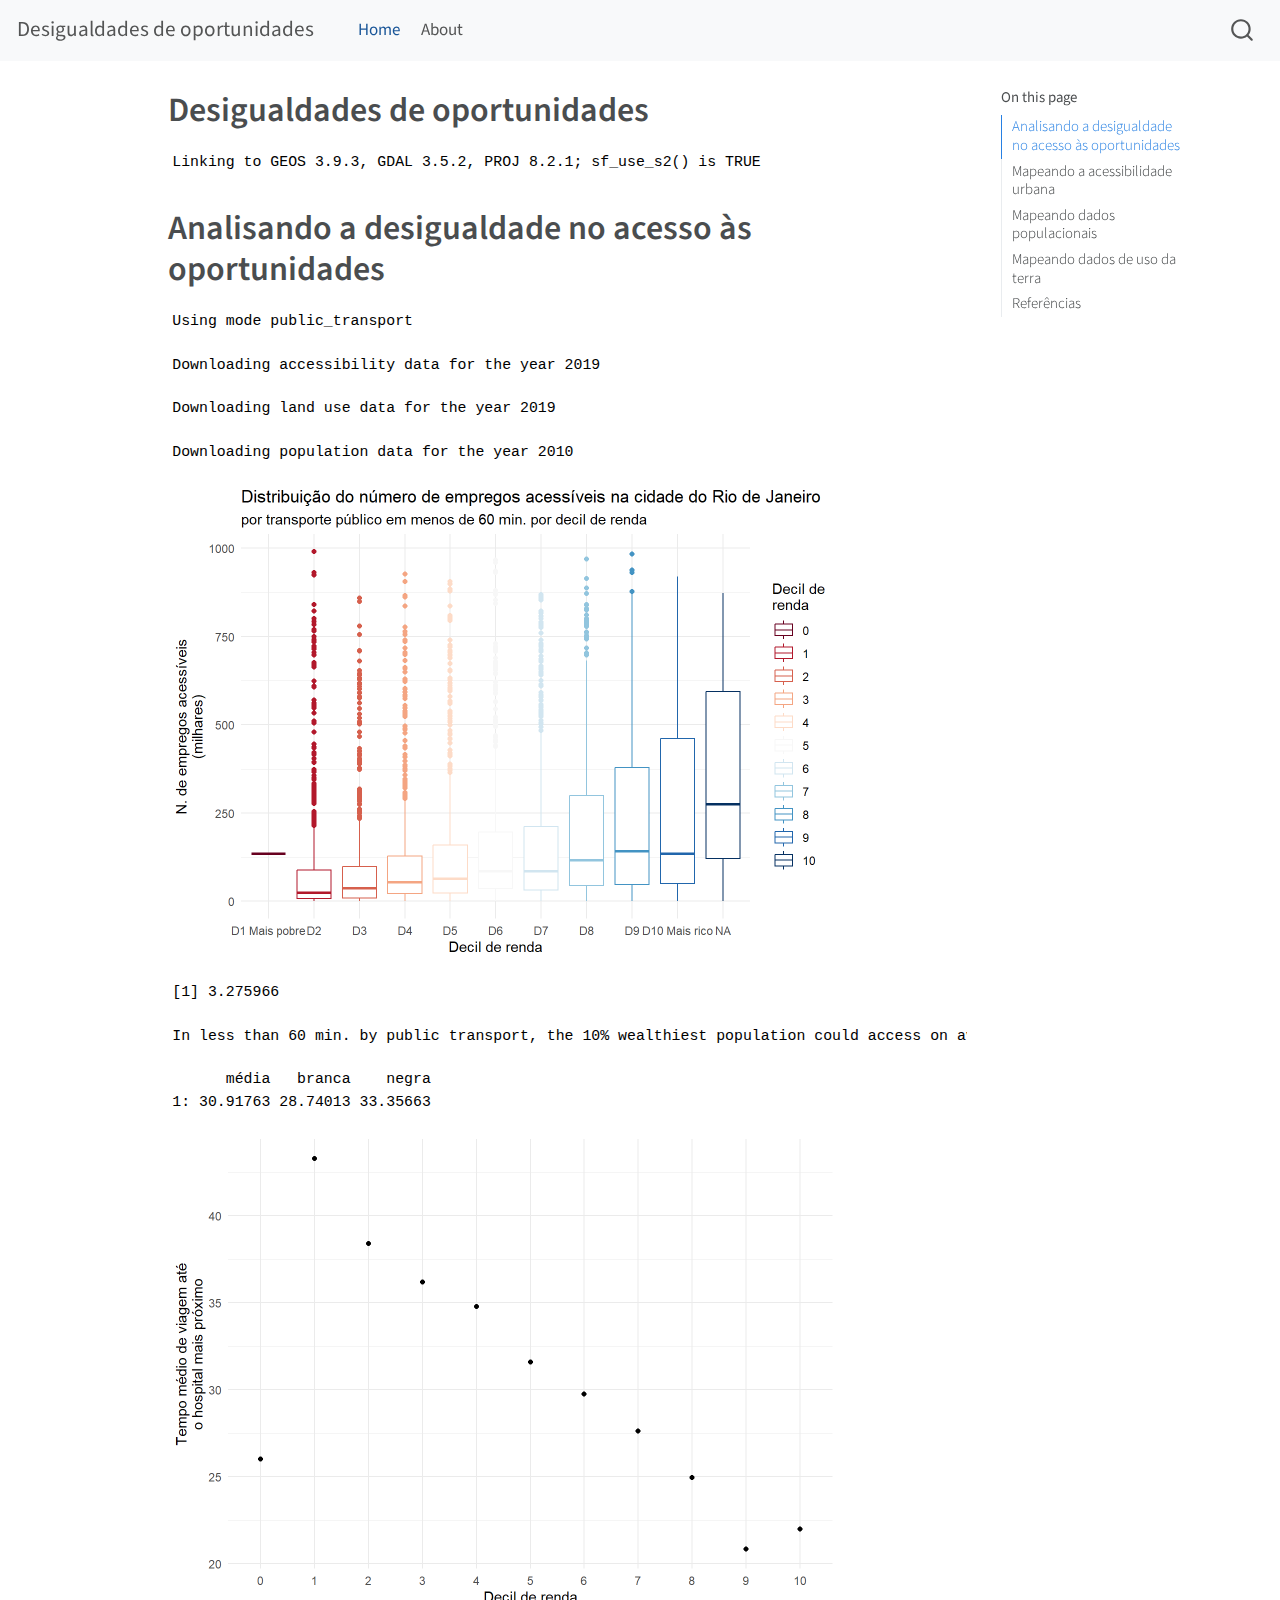
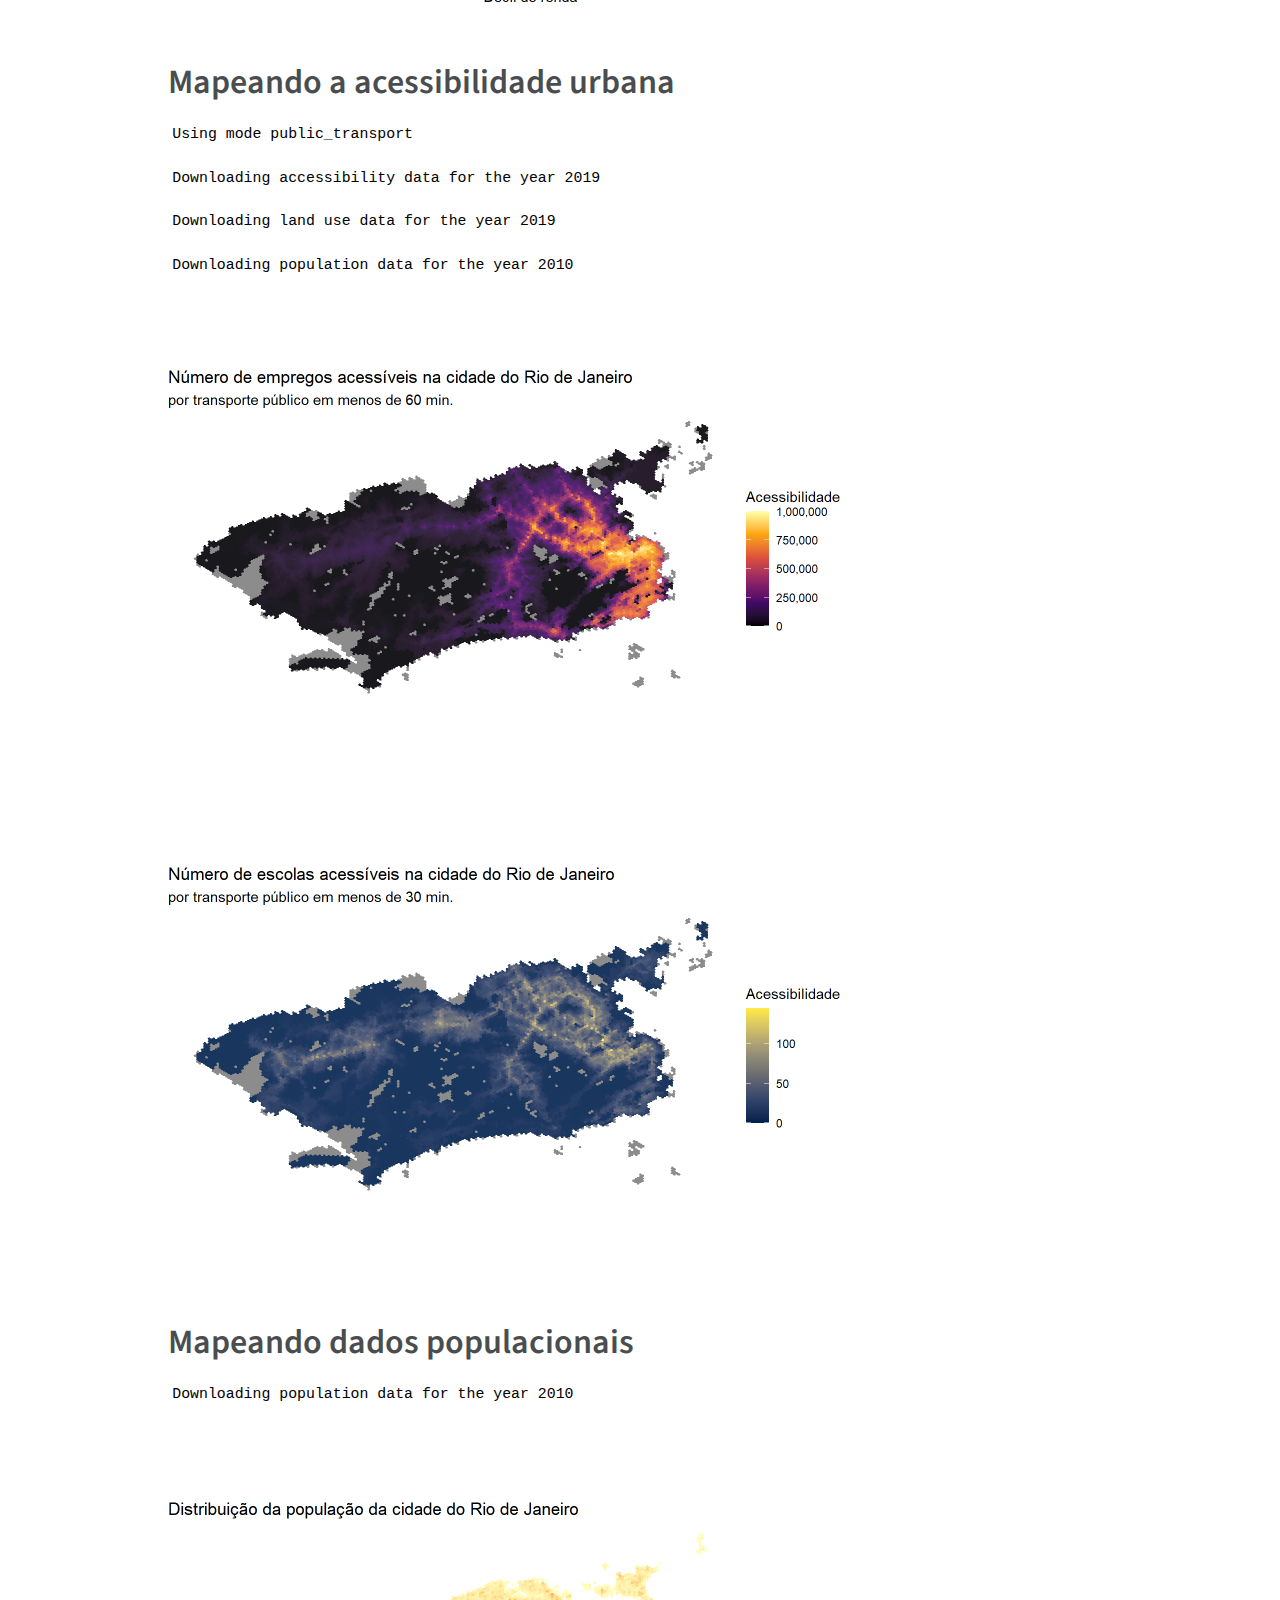
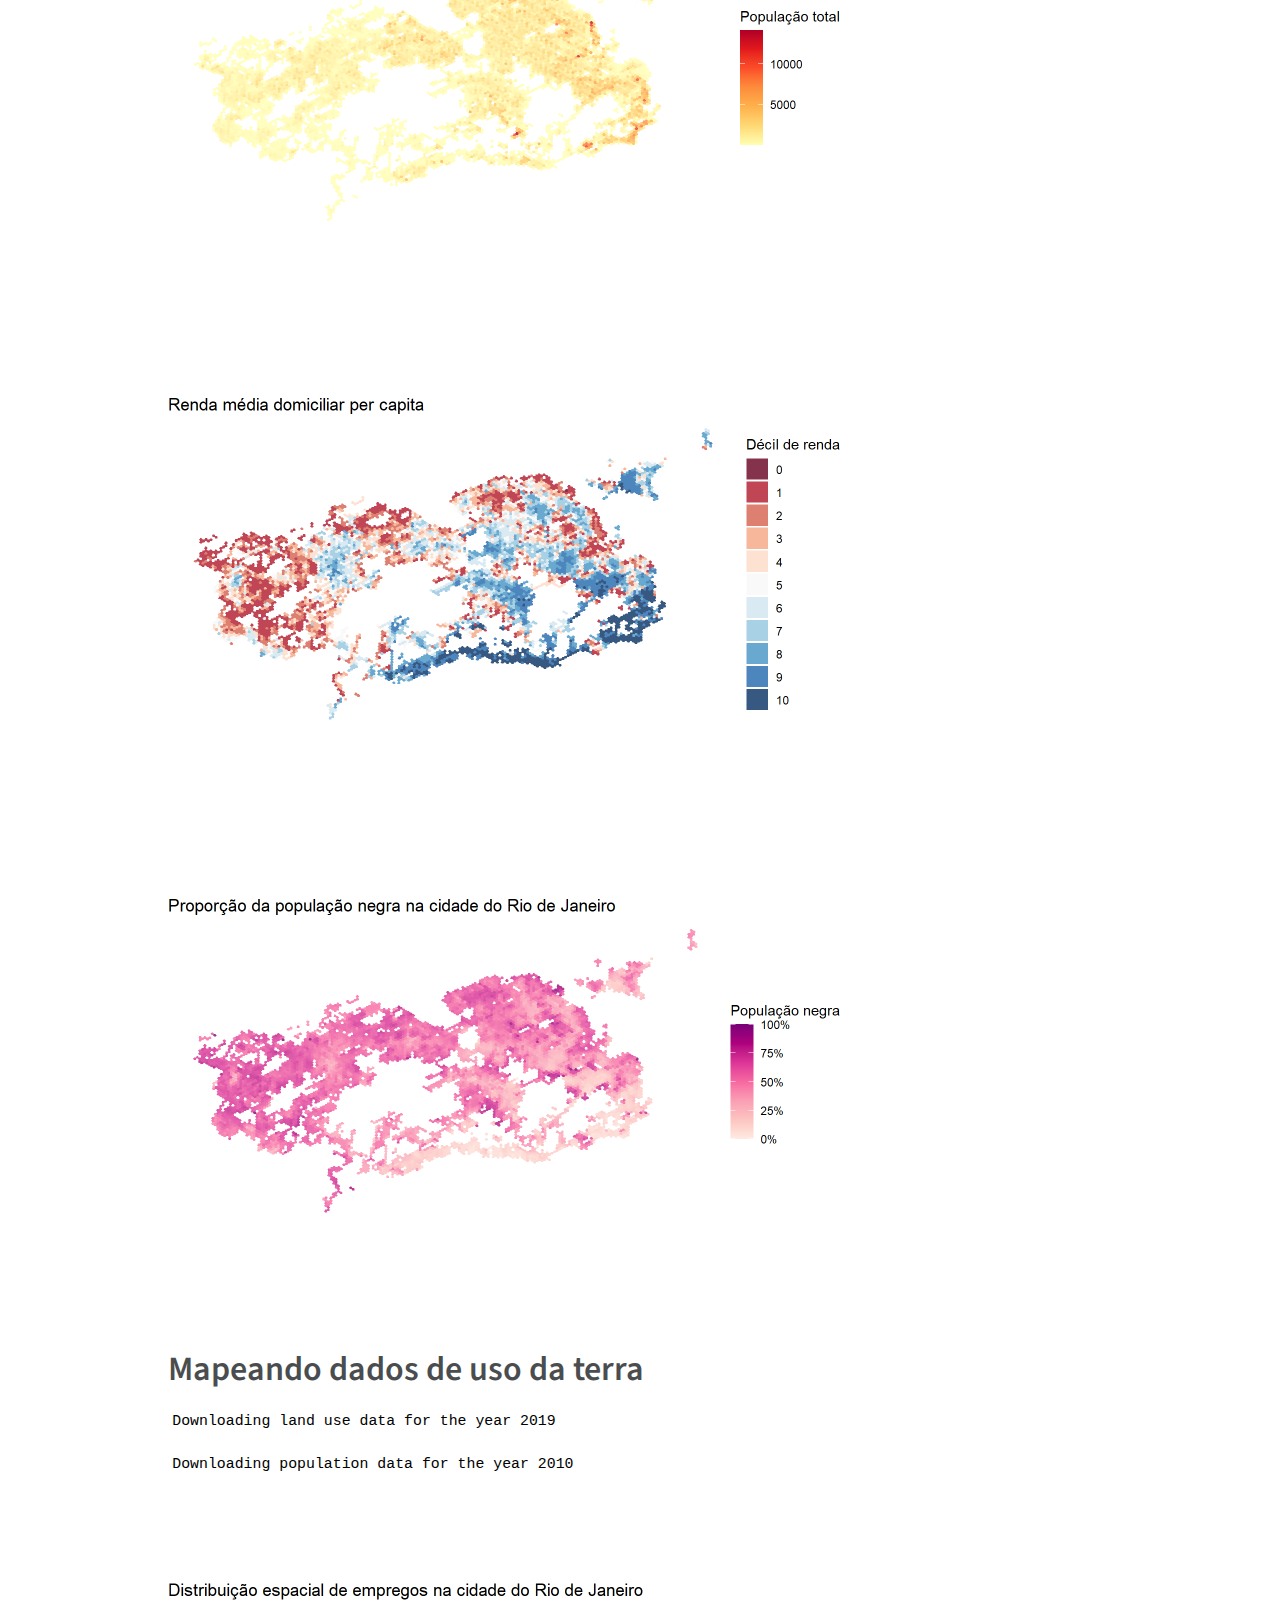
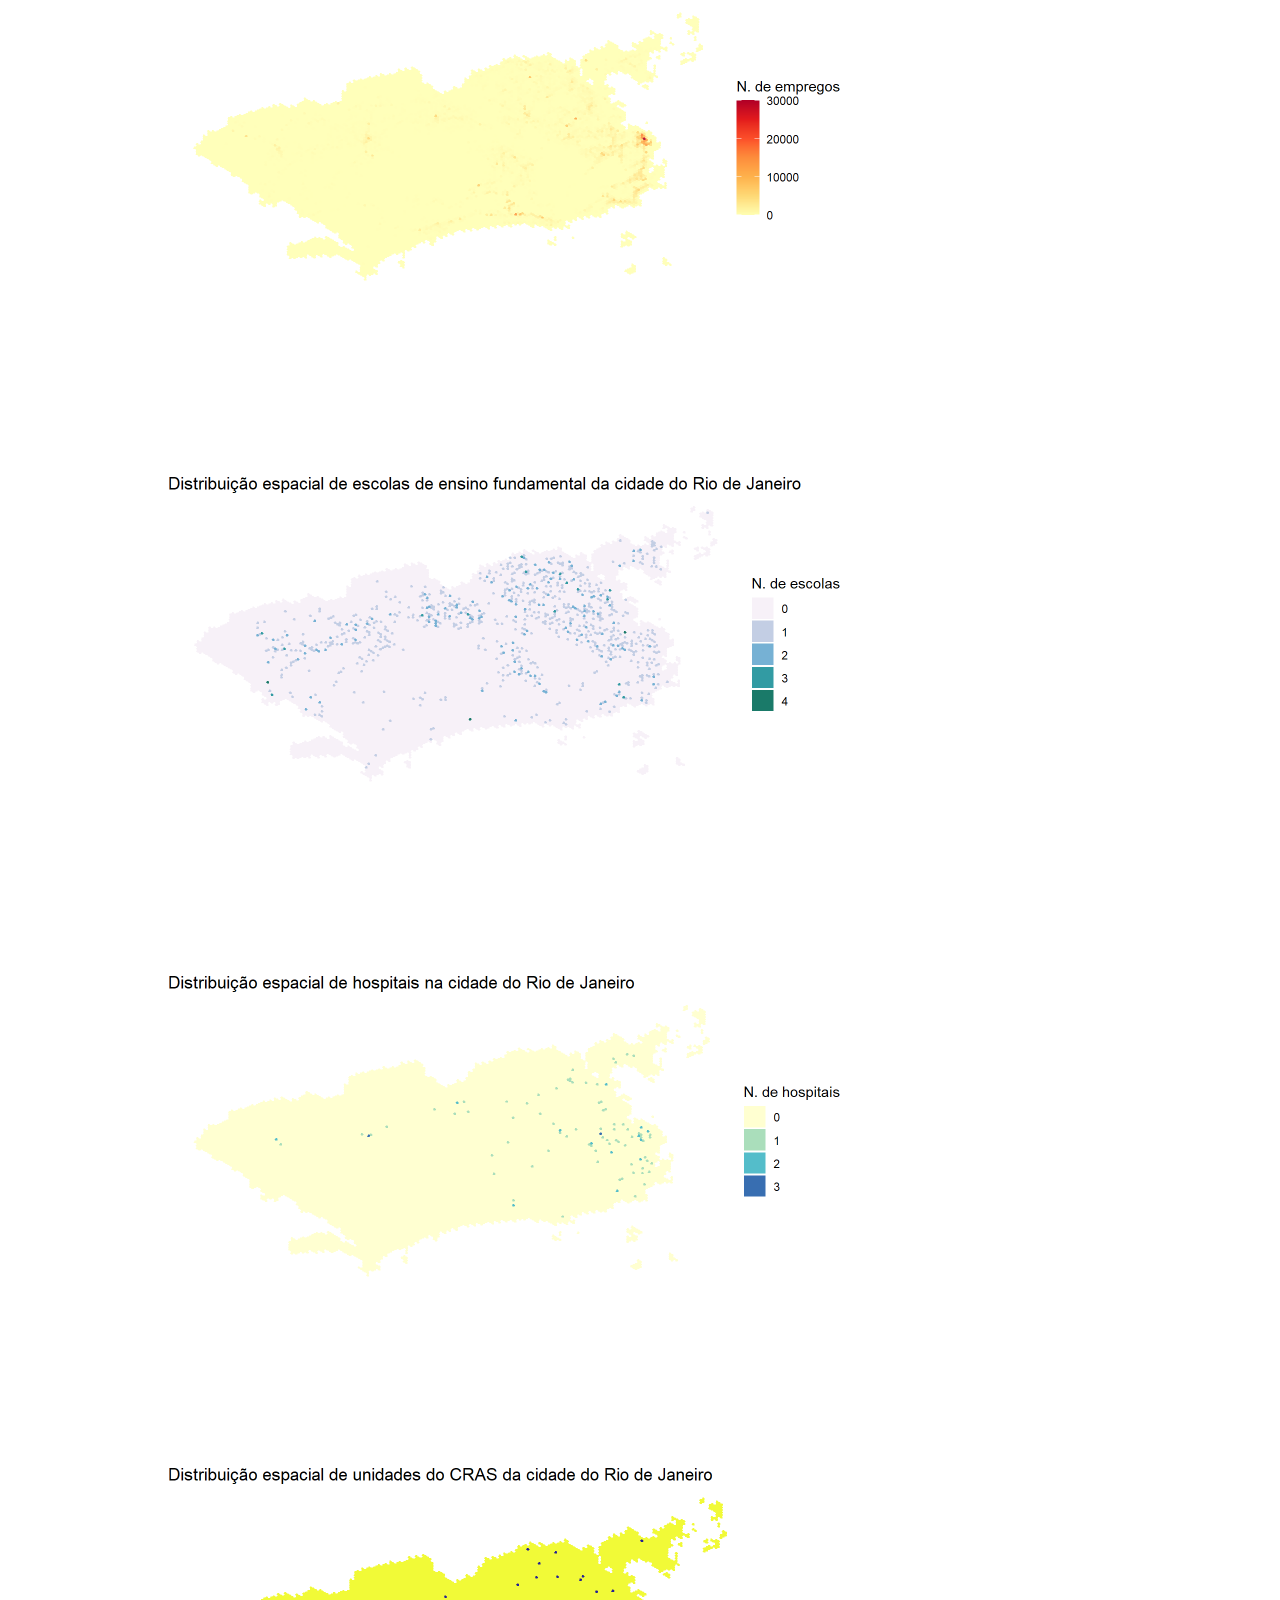
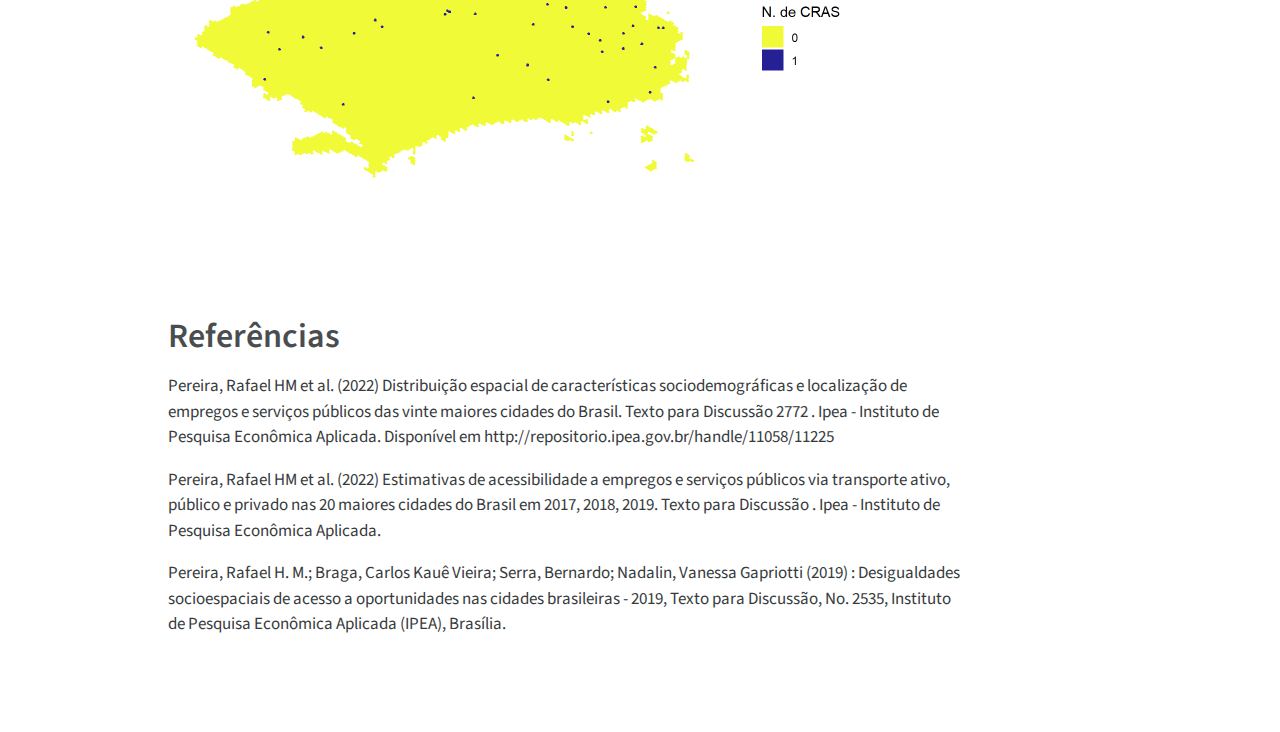
<file: docs/index.html>
<!DOCTYPE html>
<html xmlns="http://www.w3.org/1999/xhtml" lang="en" xml:lang="en"><head>

<meta charset="utf-8">
<meta name="generator" content="quarto-1.3.450">

<meta name="viewport" content="width=device-width, initial-scale=1.0, user-scalable=yes">


<title>Desigualdades de oportunidades</title>
<style>
code{white-space: pre-wrap;}
span.smallcaps{font-variant: small-caps;}
div.columns{display: flex; gap: min(4vw, 1.5em);}
div.column{flex: auto; overflow-x: auto;}
div.hanging-indent{margin-left: 1.5em; text-indent: -1.5em;}
ul.task-list{list-style: none;}
ul.task-list li input[type="checkbox"] {
  width: 0.8em;
  margin: 0 0.8em 0.2em -1em; /* quarto-specific, see https://github.com/quarto-dev/quarto-cli/issues/4556 */ 
  vertical-align: middle;
}
</style>


<script src="site_libs/quarto-nav/quarto-nav.js"></script>
<script src="site_libs/quarto-nav/headroom.min.js"></script>
<script src="site_libs/clipboard/clipboard.min.js"></script>
<script src="site_libs/quarto-search/autocomplete.umd.js"></script>
<script src="site_libs/quarto-search/fuse.min.js"></script>
<script src="site_libs/quarto-search/quarto-search.js"></script>
<meta name="quarto:offset" content="./">
<script src="site_libs/quarto-html/quarto.js"></script>
<script src="site_libs/quarto-html/popper.min.js"></script>
<script src="site_libs/quarto-html/tippy.umd.min.js"></script>
<script src="site_libs/quarto-html/anchor.min.js"></script>
<link href="site_libs/quarto-html/tippy.css" rel="stylesheet">
<link href="site_libs/quarto-html/quarto-syntax-highlighting.css" rel="stylesheet" id="quarto-text-highlighting-styles">
<script src="site_libs/bootstrap/bootstrap.min.js"></script>
<link href="site_libs/bootstrap/bootstrap-icons.css" rel="stylesheet">
<link href="site_libs/bootstrap/bootstrap.min.css" rel="stylesheet" id="quarto-bootstrap" data-mode="light">
<script id="quarto-search-options" type="application/json">{
  "location": "navbar",
  "copy-button": false,
  "collapse-after": 3,
  "panel-placement": "end",
  "type": "overlay",
  "limit": 20,
  "language": {
    "search-no-results-text": "No results",
    "search-matching-documents-text": "matching documents",
    "search-copy-link-title": "Copy link to search",
    "search-hide-matches-text": "Hide additional matches",
    "search-more-match-text": "more match in this document",
    "search-more-matches-text": "more matches in this document",
    "search-clear-button-title": "Clear",
    "search-detached-cancel-button-title": "Cancel",
    "search-submit-button-title": "Submit",
    "search-label": "Search"
  }
}</script>


<link rel="stylesheet" href="styles.css">
</head>

<body class="nav-fixed">

<div id="quarto-search-results"></div>
  <header id="quarto-header" class="headroom fixed-top">
    <nav class="navbar navbar-expand-lg navbar-dark ">
      <div class="navbar-container container-fluid">
      <div class="navbar-brand-container">
    <a class="navbar-brand" href="./index.html">
    <span class="navbar-title">Desigualdades de oportunidades</span>
    </a>
  </div>
            <div id="quarto-search" class="" title="Search"></div>
          <button class="navbar-toggler" type="button" data-bs-toggle="collapse" data-bs-target="#navbarCollapse" aria-controls="navbarCollapse" aria-expanded="false" aria-label="Toggle navigation" onclick="if (window.quartoToggleHeadroom) { window.quartoToggleHeadroom(); }">
  <span class="navbar-toggler-icon"></span>
</button>
          <div class="collapse navbar-collapse" id="navbarCollapse">
            <ul class="navbar-nav navbar-nav-scroll me-auto">
  <li class="nav-item">
    <a class="nav-link active" href="./index.html" rel="" target="" aria-current="page">
 <span class="menu-text">Home</span></a>
  </li>  
  <li class="nav-item">
    <a class="nav-link" href="./about.html" rel="" target="">
 <span class="menu-text">About</span></a>
  </li>  
</ul>
            <div class="quarto-navbar-tools ms-auto">
</div>
          </div> <!-- /navcollapse -->
      </div> <!-- /container-fluid -->
    </nav>
</header>
<!-- content -->
<div id="quarto-content" class="quarto-container page-columns page-rows-contents page-layout-article page-navbar">
<!-- sidebar -->
<!-- margin-sidebar -->
    <div id="quarto-margin-sidebar" class="sidebar margin-sidebar">
        <nav id="TOC" role="doc-toc" class="toc-active">
    <h2 id="toc-title">On this page</h2>
   
  <ul>
  <li><a href="#analisando-a-desigualdade-no-acesso-às-oportunidades" id="toc-analisando-a-desigualdade-no-acesso-às-oportunidades" class="nav-link active" data-scroll-target="#analisando-a-desigualdade-no-acesso-às-oportunidades">Analisando a desigualdade no acesso às oportunidades</a></li>
  <li><a href="#mapeando-a-acessibilidade-urbana" id="toc-mapeando-a-acessibilidade-urbana" class="nav-link" data-scroll-target="#mapeando-a-acessibilidade-urbana">Mapeando a acessibilidade urbana</a></li>
  <li><a href="#mapeando-dados-populacionais" id="toc-mapeando-dados-populacionais" class="nav-link" data-scroll-target="#mapeando-dados-populacionais">Mapeando dados populacionais</a></li>
  <li><a href="#mapeando-dados-de-uso-da-terra" id="toc-mapeando-dados-de-uso-da-terra" class="nav-link" data-scroll-target="#mapeando-dados-de-uso-da-terra">Mapeando dados de uso da terra</a></li>
  <li><a href="#referências" id="toc-referências" class="nav-link" data-scroll-target="#referências">Referências</a></li>
  </ul>
</nav>
    </div>
<!-- main -->
<main class="content" id="quarto-document-content">

<header id="title-block-header" class="quarto-title-block default">
<div class="quarto-title">
<h1 class="title">Desigualdades de oportunidades</h1>
</div>



<div class="quarto-title-meta">

    
  
    
  </div>
  

</header>

<div class="cell">
<div class="cell-output cell-output-stderr">
<pre><code>Linking to GEOS 3.9.3, GDAL 3.5.2, PROJ 8.2.1; sf_use_s2() is TRUE</code></pre>
</div>
</div>
<section id="analisando-a-desigualdade-no-acesso-às-oportunidades" class="level1">
<h1>Analisando a desigualdade no acesso às oportunidades</h1>
<div class="cell">
<div class="cell-output cell-output-stderr">
<pre><code>Using mode public_transport</code></pre>
</div>
<div class="cell-output cell-output-stderr">
<pre><code>Downloading accessibility data for the year 2019</code></pre>
</div>
<div class="cell-output cell-output-stderr">
<pre><code>Downloading land use data for the year 2019</code></pre>
</div>
<div class="cell-output cell-output-stderr">
<pre><code>Downloading population data for the year 2010</code></pre>
</div>
</div>
<div class="cell">
<div class="cell-output-display">
<p><img src="index_files/figure-html/unnamed-chunk-3-1.png" class="img-fluid" width="672"></p>
</div>
</div>
<div class="cell">
<div class="cell-output cell-output-stdout">
<pre><code>[1] 3.275966</code></pre>
</div>
</div>
<div class="cell">
<div class="cell-output cell-output-stderr">
<pre><code>In less than 60 min. by public transport, the 10% wealthiest population could access on average 3.3 times more job opportunites than the 40% poorest people</code></pre>
</div>
</div>
<div class="cell">
<div class="cell-output cell-output-stdout">
<pre><code>      média   branca    negra
1: 30.91763 28.74013 33.35663</code></pre>
</div>
</div>
<div class="cell">
<div class="cell-output-display">
<p><img src="index_files/figure-html/unnamed-chunk-7-1.png" class="img-fluid" width="672"></p>
</div>
</div>
</section>
<section id="mapeando-a-acessibilidade-urbana" class="level1">
<h1>Mapeando a acessibilidade urbana</h1>
<div class="cell">
<div class="cell-output cell-output-stderr">
<pre><code>Using mode public_transport</code></pre>
</div>
<div class="cell-output cell-output-stderr">
<pre><code>Downloading accessibility data for the year 2019</code></pre>
</div>
<div class="cell-output cell-output-stderr">
<pre><code>Downloading land use data for the year 2019</code></pre>
</div>
<div class="cell-output cell-output-stderr">
<pre><code>Downloading population data for the year 2010</code></pre>
</div>
</div>
<div class="cell">
<div class="cell-output-display">
<p><img src="index_files/figure-html/unnamed-chunk-9-1.png" class="img-fluid" width="672"></p>
</div>
</div>
<div class="cell">
<div class="cell-output-display">
<p><img src="index_files/figure-html/unnamed-chunk-10-1.png" class="img-fluid" width="672"></p>
</div>
</div>
</section>
<section id="mapeando-dados-populacionais" class="level1">
<h1>Mapeando dados populacionais</h1>
<div class="cell">
<div class="cell-output cell-output-stderr">
<pre><code>Downloading population data for the year 2010</code></pre>
</div>
</div>
<div class="cell">
<div class="cell-output-display">
<p><img src="index_files/figure-html/unnamed-chunk-12-1.png" class="img-fluid" width="672"></p>
</div>
</div>
<div class="cell">
<div class="cell-output-display">
<p><img src="index_files/figure-html/unnamed-chunk-13-1.png" class="img-fluid" width="672"></p>
</div>
</div>
<div class="cell">
<div class="cell-output-display">
<p><img src="index_files/figure-html/unnamed-chunk-14-1.png" class="img-fluid" width="672"></p>
</div>
</div>
</section>
<section id="mapeando-dados-de-uso-da-terra" class="level1">
<h1>Mapeando dados de uso da terra</h1>
<div class="cell">
<div class="cell-output cell-output-stderr">
<pre><code>Downloading land use data for the year 2019</code></pre>
</div>
<div class="cell-output cell-output-stderr">
<pre><code>Downloading population data for the year 2010</code></pre>
</div>
</div>
<div class="cell">
<div class="cell-output-display">
<p><img src="index_files/figure-html/unnamed-chunk-16-1.png" class="img-fluid" width="672"></p>
</div>
</div>
<div class="cell">
<div class="cell-output-display">
<p><img src="index_files/figure-html/unnamed-chunk-17-1.png" class="img-fluid" width="672"></p>
</div>
</div>
<div class="cell">
<div class="cell-output-display">
<p><img src="index_files/figure-html/unnamed-chunk-18-1.png" class="img-fluid" width="672"></p>
</div>
</div>
<div class="cell">
<div class="cell-output-display">
<p><img src="index_files/figure-html/unnamed-chunk-19-1.png" class="img-fluid" width="672"></p>
</div>
</div>
</section>
<section id="referências" class="level1">
<h1>Referências</h1>
<p>Pereira, Rafael HM et al.&nbsp;(2022) Distribuição espacial de características sociodemográficas e localização de empregos e serviços públicos das vinte maiores cidades do Brasil. Texto para Discussão 2772 . Ipea - Instituto de Pesquisa Econômica Aplicada. Disponível em http://repositorio.ipea.gov.br/handle/11058/11225</p>
<p>Pereira, Rafael HM et al.&nbsp;(2022) Estimativas de acessibilidade a empregos e serviços públicos via transporte ativo, público e privado nas 20 maiores cidades do Brasil em 2017, 2018, 2019. Texto para Discussão . Ipea - Instituto de Pesquisa Econômica Aplicada.</p>
<p>Pereira, Rafael H. M.; Braga, Carlos Kauê Vieira; Serra, Bernardo; Nadalin, Vanessa Gapriotti (2019) : Desigualdades socioespaciais de acesso a oportunidades nas cidades brasileiras - 2019, Texto para Discussão, No.&nbsp;2535, Instituto de Pesquisa Econômica Aplicada (IPEA), Brasília.</p>


</section>

</main> <!-- /main -->
<script id="quarto-html-after-body" type="application/javascript">
window.document.addEventListener("DOMContentLoaded", function (event) {
  const toggleBodyColorMode = (bsSheetEl) => {
    const mode = bsSheetEl.getAttribute("data-mode");
    const bodyEl = window.document.querySelector("body");
    if (mode === "dark") {
      bodyEl.classList.add("quarto-dark");
      bodyEl.classList.remove("quarto-light");
    } else {
      bodyEl.classList.add("quarto-light");
      bodyEl.classList.remove("quarto-dark");
    }
  }
  const toggleBodyColorPrimary = () => {
    const bsSheetEl = window.document.querySelector("link#quarto-bootstrap");
    if (bsSheetEl) {
      toggleBodyColorMode(bsSheetEl);
    }
  }
  toggleBodyColorPrimary();  
  const icon = "";
  const anchorJS = new window.AnchorJS();
  anchorJS.options = {
    placement: 'right',
    icon: icon
  };
  anchorJS.add('.anchored');
  const isCodeAnnotation = (el) => {
    for (const clz of el.classList) {
      if (clz.startsWith('code-annotation-')) {                     
        return true;
      }
    }
    return false;
  }
  const clipboard = new window.ClipboardJS('.code-copy-button', {
    text: function(trigger) {
      const codeEl = trigger.previousElementSibling.cloneNode(true);
      for (const childEl of codeEl.children) {
        if (isCodeAnnotation(childEl)) {
          childEl.remove();
        }
      }
      return codeEl.innerText;
    }
  });
  clipboard.on('success', function(e) {
    // button target
    const button = e.trigger;
    // don't keep focus
    button.blur();
    // flash "checked"
    button.classList.add('code-copy-button-checked');
    var currentTitle = button.getAttribute("title");
    button.setAttribute("title", "Copied!");
    let tooltip;
    if (window.bootstrap) {
      button.setAttribute("data-bs-toggle", "tooltip");
      button.setAttribute("data-bs-placement", "left");
      button.setAttribute("data-bs-title", "Copied!");
      tooltip = new bootstrap.Tooltip(button, 
        { trigger: "manual", 
          customClass: "code-copy-button-tooltip",
          offset: [0, -8]});
      tooltip.show();    
    }
    setTimeout(function() {
      if (tooltip) {
        tooltip.hide();
        button.removeAttribute("data-bs-title");
        button.removeAttribute("data-bs-toggle");
        button.removeAttribute("data-bs-placement");
      }
      button.setAttribute("title", currentTitle);
      button.classList.remove('code-copy-button-checked');
    }, 1000);
    // clear code selection
    e.clearSelection();
  });
  function tippyHover(el, contentFn) {
    const config = {
      allowHTML: true,
      content: contentFn,
      maxWidth: 500,
      delay: 100,
      arrow: false,
      appendTo: function(el) {
          return el.parentElement;
      },
      interactive: true,
      interactiveBorder: 10,
      theme: 'quarto',
      placement: 'bottom-start'
    };
    window.tippy(el, config); 
  }
  const noterefs = window.document.querySelectorAll('a[role="doc-noteref"]');
  for (var i=0; i<noterefs.length; i++) {
    const ref = noterefs[i];
    tippyHover(ref, function() {
      // use id or data attribute instead here
      let href = ref.getAttribute('data-footnote-href') || ref.getAttribute('href');
      try { href = new URL(href).hash; } catch {}
      const id = href.replace(/^#\/?/, "");
      const note = window.document.getElementById(id);
      return note.innerHTML;
    });
  }
      let selectedAnnoteEl;
      const selectorForAnnotation = ( cell, annotation) => {
        let cellAttr = 'data-code-cell="' + cell + '"';
        let lineAttr = 'data-code-annotation="' +  annotation + '"';
        const selector = 'span[' + cellAttr + '][' + lineAttr + ']';
        return selector;
      }
      const selectCodeLines = (annoteEl) => {
        const doc = window.document;
        const targetCell = annoteEl.getAttribute("data-target-cell");
        const targetAnnotation = annoteEl.getAttribute("data-target-annotation");
        const annoteSpan = window.document.querySelector(selectorForAnnotation(targetCell, targetAnnotation));
        const lines = annoteSpan.getAttribute("data-code-lines").split(",");
        const lineIds = lines.map((line) => {
          return targetCell + "-" + line;
        })
        let top = null;
        let height = null;
        let parent = null;
        if (lineIds.length > 0) {
            //compute the position of the single el (top and bottom and make a div)
            const el = window.document.getElementById(lineIds[0]);
            top = el.offsetTop;
            height = el.offsetHeight;
            parent = el.parentElement.parentElement;
          if (lineIds.length > 1) {
            const lastEl = window.document.getElementById(lineIds[lineIds.length - 1]);
            const bottom = lastEl.offsetTop + lastEl.offsetHeight;
            height = bottom - top;
          }
          if (top !== null && height !== null && parent !== null) {
            // cook up a div (if necessary) and position it 
            let div = window.document.getElementById("code-annotation-line-highlight");
            if (div === null) {
              div = window.document.createElement("div");
              div.setAttribute("id", "code-annotation-line-highlight");
              div.style.position = 'absolute';
              parent.appendChild(div);
            }
            div.style.top = top - 2 + "px";
            div.style.height = height + 4 + "px";
            let gutterDiv = window.document.getElementById("code-annotation-line-highlight-gutter");
            if (gutterDiv === null) {
              gutterDiv = window.document.createElement("div");
              gutterDiv.setAttribute("id", "code-annotation-line-highlight-gutter");
              gutterDiv.style.position = 'absolute';
              const codeCell = window.document.getElementById(targetCell);
              const gutter = codeCell.querySelector('.code-annotation-gutter');
              gutter.appendChild(gutterDiv);
            }
            gutterDiv.style.top = top - 2 + "px";
            gutterDiv.style.height = height + 4 + "px";
          }
          selectedAnnoteEl = annoteEl;
        }
      };
      const unselectCodeLines = () => {
        const elementsIds = ["code-annotation-line-highlight", "code-annotation-line-highlight-gutter"];
        elementsIds.forEach((elId) => {
          const div = window.document.getElementById(elId);
          if (div) {
            div.remove();
          }
        });
        selectedAnnoteEl = undefined;
      };
      // Attach click handler to the DT
      const annoteDls = window.document.querySelectorAll('dt[data-target-cell]');
      for (const annoteDlNode of annoteDls) {
        annoteDlNode.addEventListener('click', (event) => {
          const clickedEl = event.target;
          if (clickedEl !== selectedAnnoteEl) {
            unselectCodeLines();
            const activeEl = window.document.querySelector('dt[data-target-cell].code-annotation-active');
            if (activeEl) {
              activeEl.classList.remove('code-annotation-active');
            }
            selectCodeLines(clickedEl);
            clickedEl.classList.add('code-annotation-active');
          } else {
            // Unselect the line
            unselectCodeLines();
            clickedEl.classList.remove('code-annotation-active');
          }
        });
      }
  const findCites = (el) => {
    const parentEl = el.parentElement;
    if (parentEl) {
      const cites = parentEl.dataset.cites;
      if (cites) {
        return {
          el,
          cites: cites.split(' ')
        };
      } else {
        return findCites(el.parentElement)
      }
    } else {
      return undefined;
    }
  };
  var bibliorefs = window.document.querySelectorAll('a[role="doc-biblioref"]');
  for (var i=0; i<bibliorefs.length; i++) {
    const ref = bibliorefs[i];
    const citeInfo = findCites(ref);
    if (citeInfo) {
      tippyHover(citeInfo.el, function() {
        var popup = window.document.createElement('div');
        citeInfo.cites.forEach(function(cite) {
          var citeDiv = window.document.createElement('div');
          citeDiv.classList.add('hanging-indent');
          citeDiv.classList.add('csl-entry');
          var biblioDiv = window.document.getElementById('ref-' + cite);
          if (biblioDiv) {
            citeDiv.innerHTML = biblioDiv.innerHTML;
          }
          popup.appendChild(citeDiv);
        });
        return popup.innerHTML;
      });
    }
  }
});
</script>
</div> <!-- /content -->



</body></html>
</file>
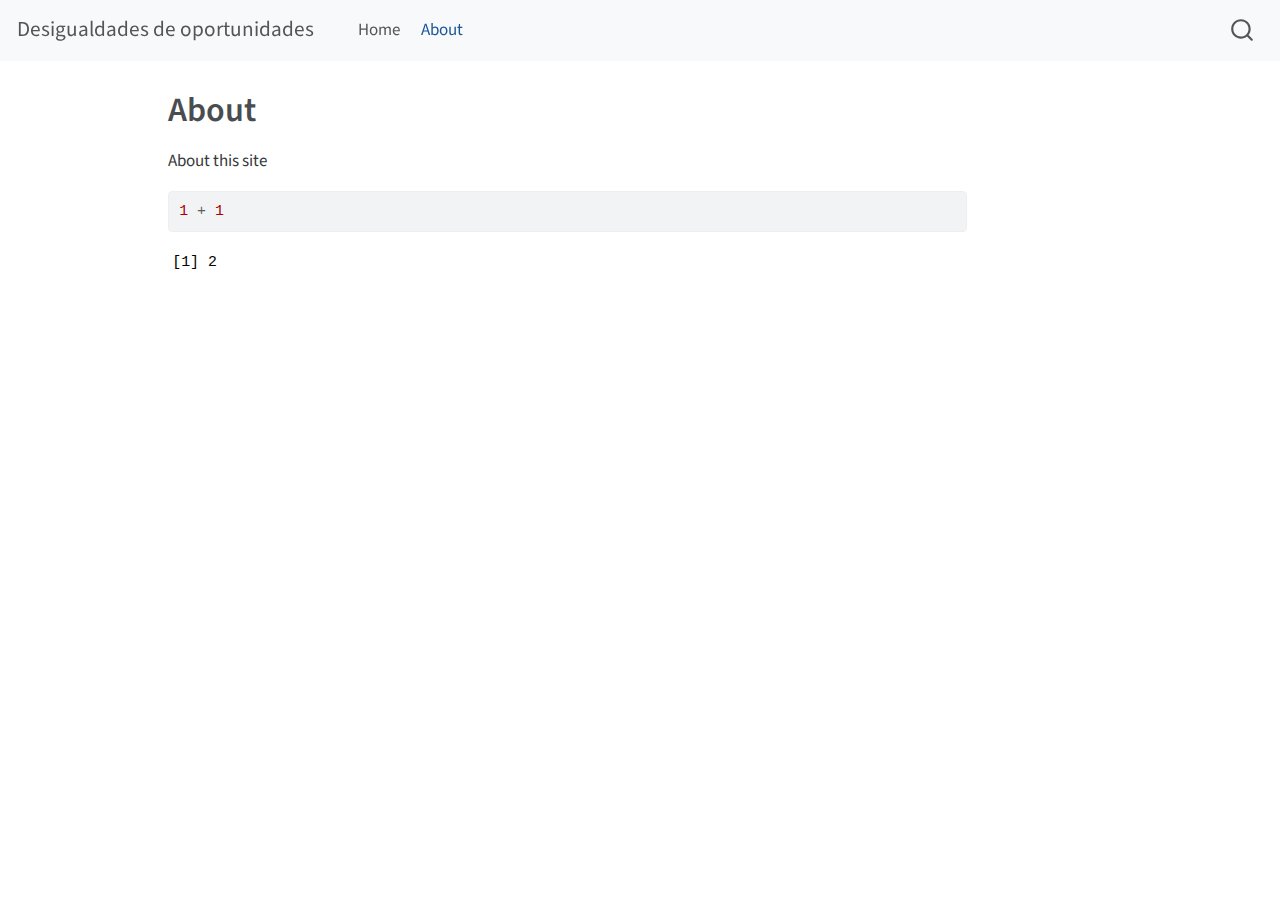
<file: docs/about.html>
<!DOCTYPE html>
<html xmlns="http://www.w3.org/1999/xhtml" lang="en" xml:lang="en"><head>

<meta charset="utf-8">
<meta name="generator" content="quarto-1.3.450">

<meta name="viewport" content="width=device-width, initial-scale=1.0, user-scalable=yes">


<title>Desigualdades de oportunidades - About</title>
<style>
code{white-space: pre-wrap;}
span.smallcaps{font-variant: small-caps;}
div.columns{display: flex; gap: min(4vw, 1.5em);}
div.column{flex: auto; overflow-x: auto;}
div.hanging-indent{margin-left: 1.5em; text-indent: -1.5em;}
ul.task-list{list-style: none;}
ul.task-list li input[type="checkbox"] {
  width: 0.8em;
  margin: 0 0.8em 0.2em -1em; /* quarto-specific, see https://github.com/quarto-dev/quarto-cli/issues/4556 */ 
  vertical-align: middle;
}
/* CSS for syntax highlighting */
pre > code.sourceCode { white-space: pre; position: relative; }
pre > code.sourceCode > span { display: inline-block; line-height: 1.25; }
pre > code.sourceCode > span:empty { height: 1.2em; }
.sourceCode { overflow: visible; }
code.sourceCode > span { color: inherit; text-decoration: inherit; }
div.sourceCode { margin: 1em 0; }
pre.sourceCode { margin: 0; }
@media screen {
div.sourceCode { overflow: auto; }
}
@media print {
pre > code.sourceCode { white-space: pre-wrap; }
pre > code.sourceCode > span { text-indent: -5em; padding-left: 5em; }
}
pre.numberSource code
  { counter-reset: source-line 0; }
pre.numberSource code > span
  { position: relative; left: -4em; counter-increment: source-line; }
pre.numberSource code > span > a:first-child::before
  { content: counter(source-line);
    position: relative; left: -1em; text-align: right; vertical-align: baseline;
    border: none; display: inline-block;
    -webkit-touch-callout: none; -webkit-user-select: none;
    -khtml-user-select: none; -moz-user-select: none;
    -ms-user-select: none; user-select: none;
    padding: 0 4px; width: 4em;
  }
pre.numberSource { margin-left: 3em;  padding-left: 4px; }
div.sourceCode
  {   }
@media screen {
pre > code.sourceCode > span > a:first-child::before { text-decoration: underline; }
}
</style>


<script src="site_libs/quarto-nav/quarto-nav.js"></script>
<script src="site_libs/quarto-nav/headroom.min.js"></script>
<script src="site_libs/clipboard/clipboard.min.js"></script>
<script src="site_libs/quarto-search/autocomplete.umd.js"></script>
<script src="site_libs/quarto-search/fuse.min.js"></script>
<script src="site_libs/quarto-search/quarto-search.js"></script>
<meta name="quarto:offset" content="./">
<script src="site_libs/quarto-html/quarto.js"></script>
<script src="site_libs/quarto-html/popper.min.js"></script>
<script src="site_libs/quarto-html/tippy.umd.min.js"></script>
<script src="site_libs/quarto-html/anchor.min.js"></script>
<link href="site_libs/quarto-html/tippy.css" rel="stylesheet">
<link href="site_libs/quarto-html/quarto-syntax-highlighting.css" rel="stylesheet" id="quarto-text-highlighting-styles">
<script src="site_libs/bootstrap/bootstrap.min.js"></script>
<link href="site_libs/bootstrap/bootstrap-icons.css" rel="stylesheet">
<link href="site_libs/bootstrap/bootstrap.min.css" rel="stylesheet" id="quarto-bootstrap" data-mode="light">
<script id="quarto-search-options" type="application/json">{
  "location": "navbar",
  "copy-button": false,
  "collapse-after": 3,
  "panel-placement": "end",
  "type": "overlay",
  "limit": 20,
  "language": {
    "search-no-results-text": "No results",
    "search-matching-documents-text": "matching documents",
    "search-copy-link-title": "Copy link to search",
    "search-hide-matches-text": "Hide additional matches",
    "search-more-match-text": "more match in this document",
    "search-more-matches-text": "more matches in this document",
    "search-clear-button-title": "Clear",
    "search-detached-cancel-button-title": "Cancel",
    "search-submit-button-title": "Submit",
    "search-label": "Search"
  }
}</script>


<link rel="stylesheet" href="styles.css">
</head>

<body class="nav-fixed">

<div id="quarto-search-results"></div>
  <header id="quarto-header" class="headroom fixed-top">
    <nav class="navbar navbar-expand-lg navbar-dark ">
      <div class="navbar-container container-fluid">
      <div class="navbar-brand-container">
    <a class="navbar-brand" href="./index.html">
    <span class="navbar-title">Desigualdades de oportunidades</span>
    </a>
  </div>
            <div id="quarto-search" class="" title="Search"></div>
          <button class="navbar-toggler" type="button" data-bs-toggle="collapse" data-bs-target="#navbarCollapse" aria-controls="navbarCollapse" aria-expanded="false" aria-label="Toggle navigation" onclick="if (window.quartoToggleHeadroom) { window.quartoToggleHeadroom(); }">
  <span class="navbar-toggler-icon"></span>
</button>
          <div class="collapse navbar-collapse" id="navbarCollapse">
            <ul class="navbar-nav navbar-nav-scroll me-auto">
  <li class="nav-item">
    <a class="nav-link" href="./index.html" rel="" target="">
 <span class="menu-text">Home</span></a>
  </li>  
  <li class="nav-item">
    <a class="nav-link active" href="./about.html" rel="" target="" aria-current="page">
 <span class="menu-text">About</span></a>
  </li>  
</ul>
            <div class="quarto-navbar-tools ms-auto">
</div>
          </div> <!-- /navcollapse -->
      </div> <!-- /container-fluid -->
    </nav>
</header>
<!-- content -->
<div id="quarto-content" class="quarto-container page-columns page-rows-contents page-layout-article page-navbar">
<!-- sidebar -->
<!-- margin-sidebar -->
    <div id="quarto-margin-sidebar" class="sidebar margin-sidebar">
        
    </div>
<!-- main -->
<main class="content" id="quarto-document-content">

<header id="title-block-header" class="quarto-title-block default">
<div class="quarto-title">
<h1 class="title">About</h1>
</div>



<div class="quarto-title-meta">

    
  
    
  </div>
  

</header>

<p>About this site</p>
<div class="cell">
<div class="sourceCode cell-code" id="cb1"><pre class="sourceCode r code-with-copy"><code class="sourceCode r"><span id="cb1-1"><a href="#cb1-1" aria-hidden="true" tabindex="-1"></a><span class="dv">1</span> <span class="sc">+</span> <span class="dv">1</span></span></code><button title="Copy to Clipboard" class="code-copy-button"><i class="bi"></i></button></pre></div>
<div class="cell-output cell-output-stdout">
<pre><code>[1] 2</code></pre>
</div>
</div>



</main> <!-- /main -->
<script id="quarto-html-after-body" type="application/javascript">
window.document.addEventListener("DOMContentLoaded", function (event) {
  const toggleBodyColorMode = (bsSheetEl) => {
    const mode = bsSheetEl.getAttribute("data-mode");
    const bodyEl = window.document.querySelector("body");
    if (mode === "dark") {
      bodyEl.classList.add("quarto-dark");
      bodyEl.classList.remove("quarto-light");
    } else {
      bodyEl.classList.add("quarto-light");
      bodyEl.classList.remove("quarto-dark");
    }
  }
  const toggleBodyColorPrimary = () => {
    const bsSheetEl = window.document.querySelector("link#quarto-bootstrap");
    if (bsSheetEl) {
      toggleBodyColorMode(bsSheetEl);
    }
  }
  toggleBodyColorPrimary();  
  const icon = "";
  const anchorJS = new window.AnchorJS();
  anchorJS.options = {
    placement: 'right',
    icon: icon
  };
  anchorJS.add('.anchored');
  const isCodeAnnotation = (el) => {
    for (const clz of el.classList) {
      if (clz.startsWith('code-annotation-')) {                     
        return true;
      }
    }
    return false;
  }
  const clipboard = new window.ClipboardJS('.code-copy-button', {
    text: function(trigger) {
      const codeEl = trigger.previousElementSibling.cloneNode(true);
      for (const childEl of codeEl.children) {
        if (isCodeAnnotation(childEl)) {
          childEl.remove();
        }
      }
      return codeEl.innerText;
    }
  });
  clipboard.on('success', function(e) {
    // button target
    const button = e.trigger;
    // don't keep focus
    button.blur();
    // flash "checked"
    button.classList.add('code-copy-button-checked');
    var currentTitle = button.getAttribute("title");
    button.setAttribute("title", "Copied!");
    let tooltip;
    if (window.bootstrap) {
      button.setAttribute("data-bs-toggle", "tooltip");
      button.setAttribute("data-bs-placement", "left");
      button.setAttribute("data-bs-title", "Copied!");
      tooltip = new bootstrap.Tooltip(button, 
        { trigger: "manual", 
          customClass: "code-copy-button-tooltip",
          offset: [0, -8]});
      tooltip.show();    
    }
    setTimeout(function() {
      if (tooltip) {
        tooltip.hide();
        button.removeAttribute("data-bs-title");
        button.removeAttribute("data-bs-toggle");
        button.removeAttribute("data-bs-placement");
      }
      button.setAttribute("title", currentTitle);
      button.classList.remove('code-copy-button-checked');
    }, 1000);
    // clear code selection
    e.clearSelection();
  });
  function tippyHover(el, contentFn) {
    const config = {
      allowHTML: true,
      content: contentFn,
      maxWidth: 500,
      delay: 100,
      arrow: false,
      appendTo: function(el) {
          return el.parentElement;
      },
      interactive: true,
      interactiveBorder: 10,
      theme: 'quarto',
      placement: 'bottom-start'
    };
    window.tippy(el, config); 
  }
  const noterefs = window.document.querySelectorAll('a[role="doc-noteref"]');
  for (var i=0; i<noterefs.length; i++) {
    const ref = noterefs[i];
    tippyHover(ref, function() {
      // use id or data attribute instead here
      let href = ref.getAttribute('data-footnote-href') || ref.getAttribute('href');
      try { href = new URL(href).hash; } catch {}
      const id = href.replace(/^#\/?/, "");
      const note = window.document.getElementById(id);
      return note.innerHTML;
    });
  }
      let selectedAnnoteEl;
      const selectorForAnnotation = ( cell, annotation) => {
        let cellAttr = 'data-code-cell="' + cell + '"';
        let lineAttr = 'data-code-annotation="' +  annotation + '"';
        const selector = 'span[' + cellAttr + '][' + lineAttr + ']';
        return selector;
      }
      const selectCodeLines = (annoteEl) => {
        const doc = window.document;
        const targetCell = annoteEl.getAttribute("data-target-cell");
        const targetAnnotation = annoteEl.getAttribute("data-target-annotation");
        const annoteSpan = window.document.querySelector(selectorForAnnotation(targetCell, targetAnnotation));
        const lines = annoteSpan.getAttribute("data-code-lines").split(",");
        const lineIds = lines.map((line) => {
          return targetCell + "-" + line;
        })
        let top = null;
        let height = null;
        let parent = null;
        if (lineIds.length > 0) {
            //compute the position of the single el (top and bottom and make a div)
            const el = window.document.getElementById(lineIds[0]);
            top = el.offsetTop;
            height = el.offsetHeight;
            parent = el.parentElement.parentElement;
          if (lineIds.length > 1) {
            const lastEl = window.document.getElementById(lineIds[lineIds.length - 1]);
            const bottom = lastEl.offsetTop + lastEl.offsetHeight;
            height = bottom - top;
          }
          if (top !== null && height !== null && parent !== null) {
            // cook up a div (if necessary) and position it 
            let div = window.document.getElementById("code-annotation-line-highlight");
            if (div === null) {
              div = window.document.createElement("div");
              div.setAttribute("id", "code-annotation-line-highlight");
              div.style.position = 'absolute';
              parent.appendChild(div);
            }
            div.style.top = top - 2 + "px";
            div.style.height = height + 4 + "px";
            let gutterDiv = window.document.getElementById("code-annotation-line-highlight-gutter");
            if (gutterDiv === null) {
              gutterDiv = window.document.createElement("div");
              gutterDiv.setAttribute("id", "code-annotation-line-highlight-gutter");
              gutterDiv.style.position = 'absolute';
              const codeCell = window.document.getElementById(targetCell);
              const gutter = codeCell.querySelector('.code-annotation-gutter');
              gutter.appendChild(gutterDiv);
            }
            gutterDiv.style.top = top - 2 + "px";
            gutterDiv.style.height = height + 4 + "px";
          }
          selectedAnnoteEl = annoteEl;
        }
      };
      const unselectCodeLines = () => {
        const elementsIds = ["code-annotation-line-highlight", "code-annotation-line-highlight-gutter"];
        elementsIds.forEach((elId) => {
          const div = window.document.getElementById(elId);
          if (div) {
            div.remove();
          }
        });
        selectedAnnoteEl = undefined;
      };
      // Attach click handler to the DT
      const annoteDls = window.document.querySelectorAll('dt[data-target-cell]');
      for (const annoteDlNode of annoteDls) {
        annoteDlNode.addEventListener('click', (event) => {
          const clickedEl = event.target;
          if (clickedEl !== selectedAnnoteEl) {
            unselectCodeLines();
            const activeEl = window.document.querySelector('dt[data-target-cell].code-annotation-active');
            if (activeEl) {
              activeEl.classList.remove('code-annotation-active');
            }
            selectCodeLines(clickedEl);
            clickedEl.classList.add('code-annotation-active');
          } else {
            // Unselect the line
            unselectCodeLines();
            clickedEl.classList.remove('code-annotation-active');
          }
        });
      }
  const findCites = (el) => {
    const parentEl = el.parentElement;
    if (parentEl) {
      const cites = parentEl.dataset.cites;
      if (cites) {
        return {
          el,
          cites: cites.split(' ')
        };
      } else {
        return findCites(el.parentElement)
      }
    } else {
      return undefined;
    }
  };
  var bibliorefs = window.document.querySelectorAll('a[role="doc-biblioref"]');
  for (var i=0; i<bibliorefs.length; i++) {
    const ref = bibliorefs[i];
    const citeInfo = findCites(ref);
    if (citeInfo) {
      tippyHover(citeInfo.el, function() {
        var popup = window.document.createElement('div');
        citeInfo.cites.forEach(function(cite) {
          var citeDiv = window.document.createElement('div');
          citeDiv.classList.add('hanging-indent');
          citeDiv.classList.add('csl-entry');
          var biblioDiv = window.document.getElementById('ref-' + cite);
          if (biblioDiv) {
            citeDiv.innerHTML = biblioDiv.innerHTML;
          }
          popup.appendChild(citeDiv);
        });
        return popup.innerHTML;
      });
    }
  }
});
</script>
</div> <!-- /content -->



</body></html>
</file>
<file: docs/site_libs/quarto-html/tippy.css>
.tippy-box[data-animation=fade][data-state=hidden]{opacity:0}[data-tippy-root]{max-width:calc(100vw - 10px)}.tippy-box{position:relative;background-color:#333;color:#fff;border-radius:4px;font-size:14px;line-height:1.4;white-space:normal;outline:0;transition-property:transform,visibility,opacity}.tippy-box[data-placement^=top]>.tippy-arrow{bottom:0}.tippy-box[data-placement^=top]>.tippy-arrow:before{bottom:-7px;left:0;border-width:8px 8px 0;border-top-color:initial;transform-origin:center top}.tippy-box[data-placement^=bottom]>.tippy-arrow{top:0}.tippy-box[data-placement^=bottom]>.tippy-arrow:before{top:-7px;left:0;border-width:0 8px 8px;border-bottom-color:initial;transform-origin:center bottom}.tippy-box[data-placement^=left]>.tippy-arrow{right:0}.tippy-box[data-placement^=left]>.tippy-arrow:before{border-width:8px 0 8px 8px;border-left-color:initial;right:-7px;transform-origin:center left}.tippy-box[data-placement^=right]>.tippy-arrow{left:0}.tippy-box[data-placement^=right]>.tippy-arrow:before{left:-7px;border-width:8px 8px 8px 0;border-right-color:initial;transform-origin:center right}.tippy-box[data-inertia][data-state=visible]{transition-timing-function:cubic-bezier(.54,1.5,.38,1.11)}.tippy-arrow{width:16px;height:16px;color:#333}.tippy-arrow:before{content:"";position:absolute;border-color:transparent;border-style:solid}.tippy-content{position:relative;padding:5px 9px;z-index:1}
</file>
<file: docs/site_libs/quarto-html/quarto-syntax-highlighting.css>
/* quarto syntax highlight colors */
:root {
  --quarto-hl-ot-color: #003B4F;
  --quarto-hl-at-color: #657422;
  --quarto-hl-ss-color: #20794D;
  --quarto-hl-an-color: #5E5E5E;
  --quarto-hl-fu-color: #4758AB;
  --quarto-hl-st-color: #20794D;
  --quarto-hl-cf-color: #003B4F;
  --quarto-hl-op-color: #5E5E5E;
  --quarto-hl-er-color: #AD0000;
  --quarto-hl-bn-color: #AD0000;
  --quarto-hl-al-color: #AD0000;
  --quarto-hl-va-color: #111111;
  --quarto-hl-bu-color: inherit;
  --quarto-hl-ex-color: inherit;
  --quarto-hl-pp-color: #AD0000;
  --quarto-hl-in-color: #5E5E5E;
  --quarto-hl-vs-color: #20794D;
  --quarto-hl-wa-color: #5E5E5E;
  --quarto-hl-do-color: #5E5E5E;
  --quarto-hl-im-color: #00769E;
  --quarto-hl-ch-color: #20794D;
  --quarto-hl-dt-color: #AD0000;
  --quarto-hl-fl-color: #AD0000;
  --quarto-hl-co-color: #5E5E5E;
  --quarto-hl-cv-color: #5E5E5E;
  --quarto-hl-cn-color: #8f5902;
  --quarto-hl-sc-color: #5E5E5E;
  --quarto-hl-dv-color: #AD0000;
  --quarto-hl-kw-color: #003B4F;
}

/* other quarto variables */
:root {
  --quarto-font-monospace: SFMono-Regular, Menlo, Monaco, Consolas, "Liberation Mono", "Courier New", monospace;
}

pre > code.sourceCode > span {
  color: #003B4F;
}

code span {
  color: #003B4F;
}

code.sourceCode > span {
  color: #003B4F;
}

div.sourceCode,
div.sourceCode pre.sourceCode {
  color: #003B4F;
}

code span.ot {
  color: #003B4F;
  font-style: inherit;
}

code span.at {
  color: #657422;
  font-style: inherit;
}

code span.ss {
  color: #20794D;
  font-style: inherit;
}

code span.an {
  color: #5E5E5E;
  font-style: inherit;
}

code span.fu {
  color: #4758AB;
  font-style: inherit;
}

code span.st {
  color: #20794D;
  font-style: inherit;
}

code span.cf {
  color: #003B4F;
  font-style: inherit;
}

code span.op {
  color: #5E5E5E;
  font-style: inherit;
}

code span.er {
  color: #AD0000;
  font-style: inherit;
}

code span.bn {
  color: #AD0000;
  font-style: inherit;
}

code span.al {
  color: #AD0000;
  font-style: inherit;
}

code span.va {
  color: #111111;
  font-style: inherit;
}

code span.bu {
  font-style: inherit;
}

code span.ex {
  font-style: inherit;
}

code span.pp {
  color: #AD0000;
  font-style: inherit;
}

code span.in {
  color: #5E5E5E;
  font-style: inherit;
}

code span.vs {
  color: #20794D;
  font-style: inherit;
}

code span.wa {
  color: #5E5E5E;
  font-style: italic;
}

code span.do {
  color: #5E5E5E;
  font-style: italic;
}

code span.im {
  color: #00769E;
  font-style: inherit;
}

code span.ch {
  color: #20794D;
  font-style: inherit;
}

code span.dt {
  color: #AD0000;
  font-style: inherit;
}

code span.fl {
  color: #AD0000;
  font-style: inherit;
}

code span.co {
  color: #5E5E5E;
  font-style: inherit;
}

code span.cv {
  color: #5E5E5E;
  font-style: italic;
}

code span.cn {
  color: #8f5902;
  font-style: inherit;
}

code span.sc {
  color: #5E5E5E;
  font-style: inherit;
}

code span.dv {
  color: #AD0000;
  font-style: inherit;
}

code span.kw {
  color: #003B4F;
  font-style: inherit;
}

.prevent-inlining {
  content: "</";
}

/*# sourceMappingURL=debc5d5d77c3f9108843748ff7464032.css.map */
</file>
<file: docs/styles.css>
/* css styles */
</file>
